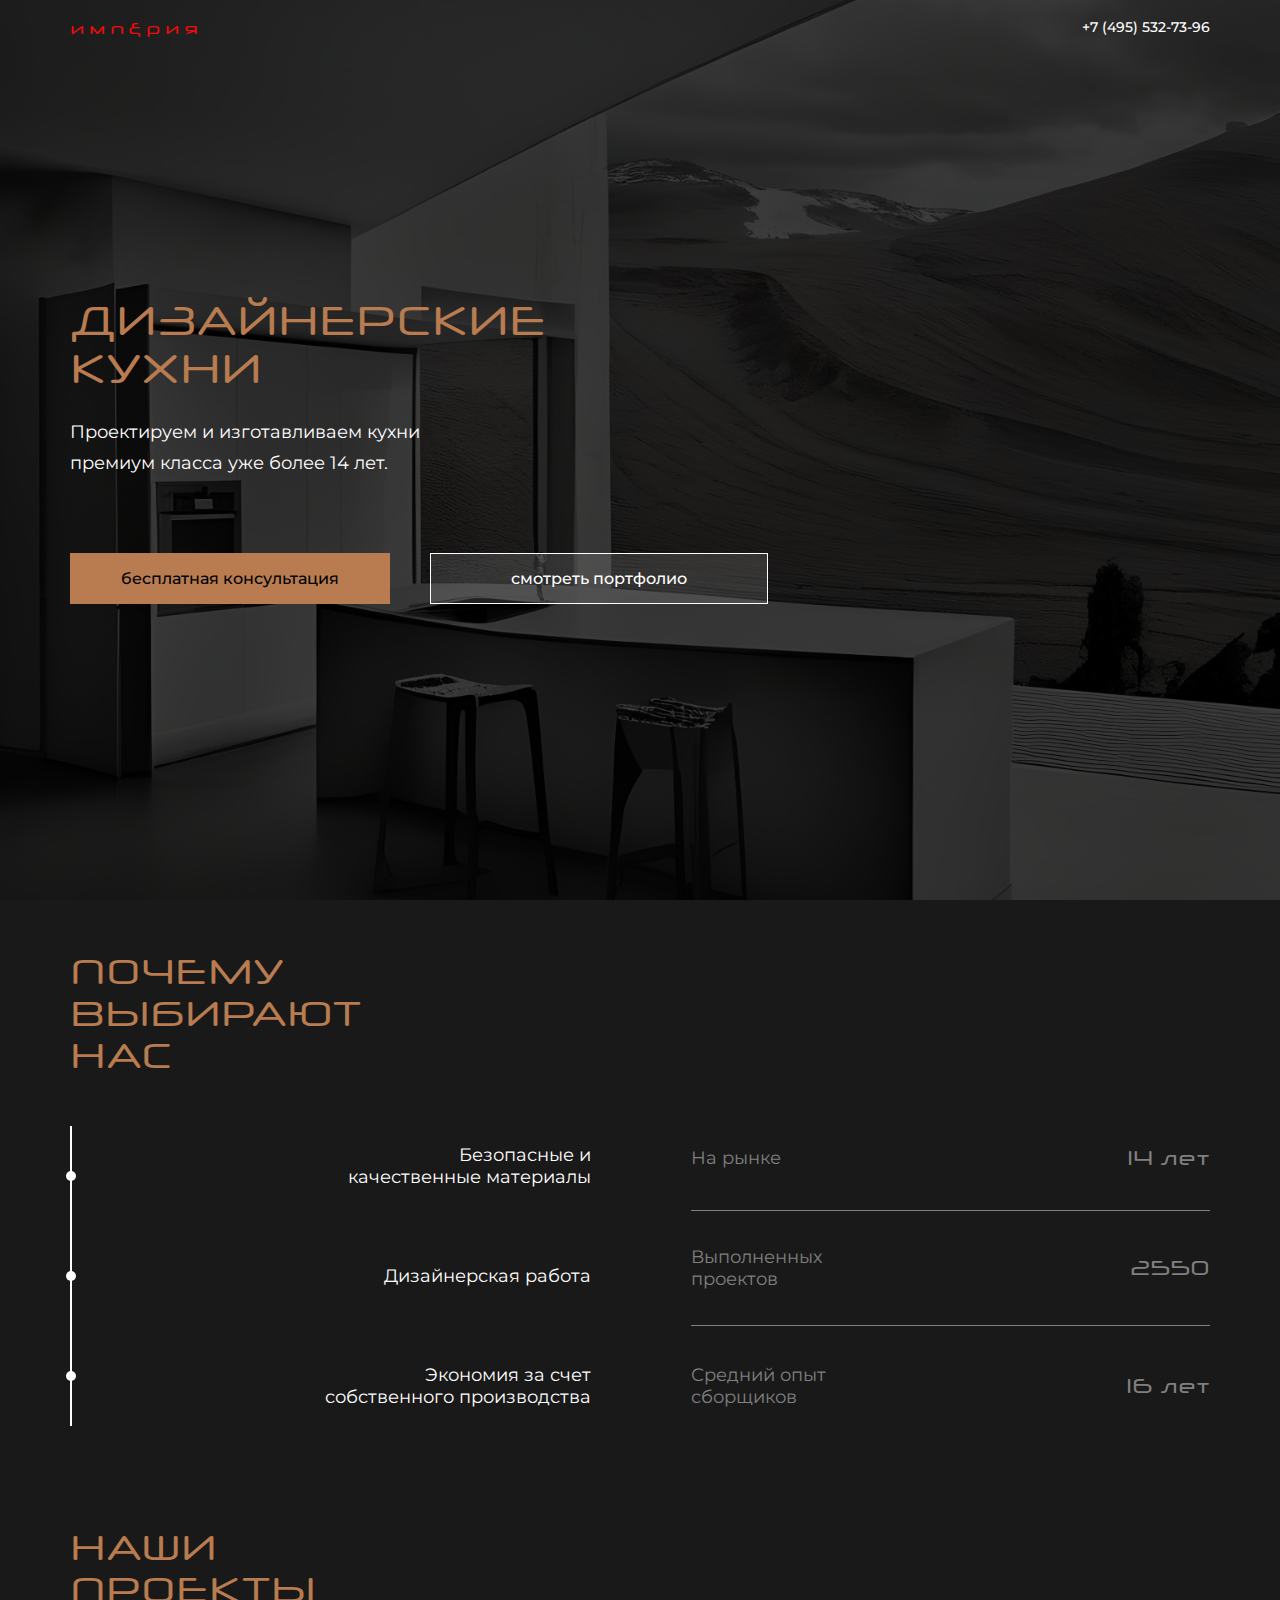
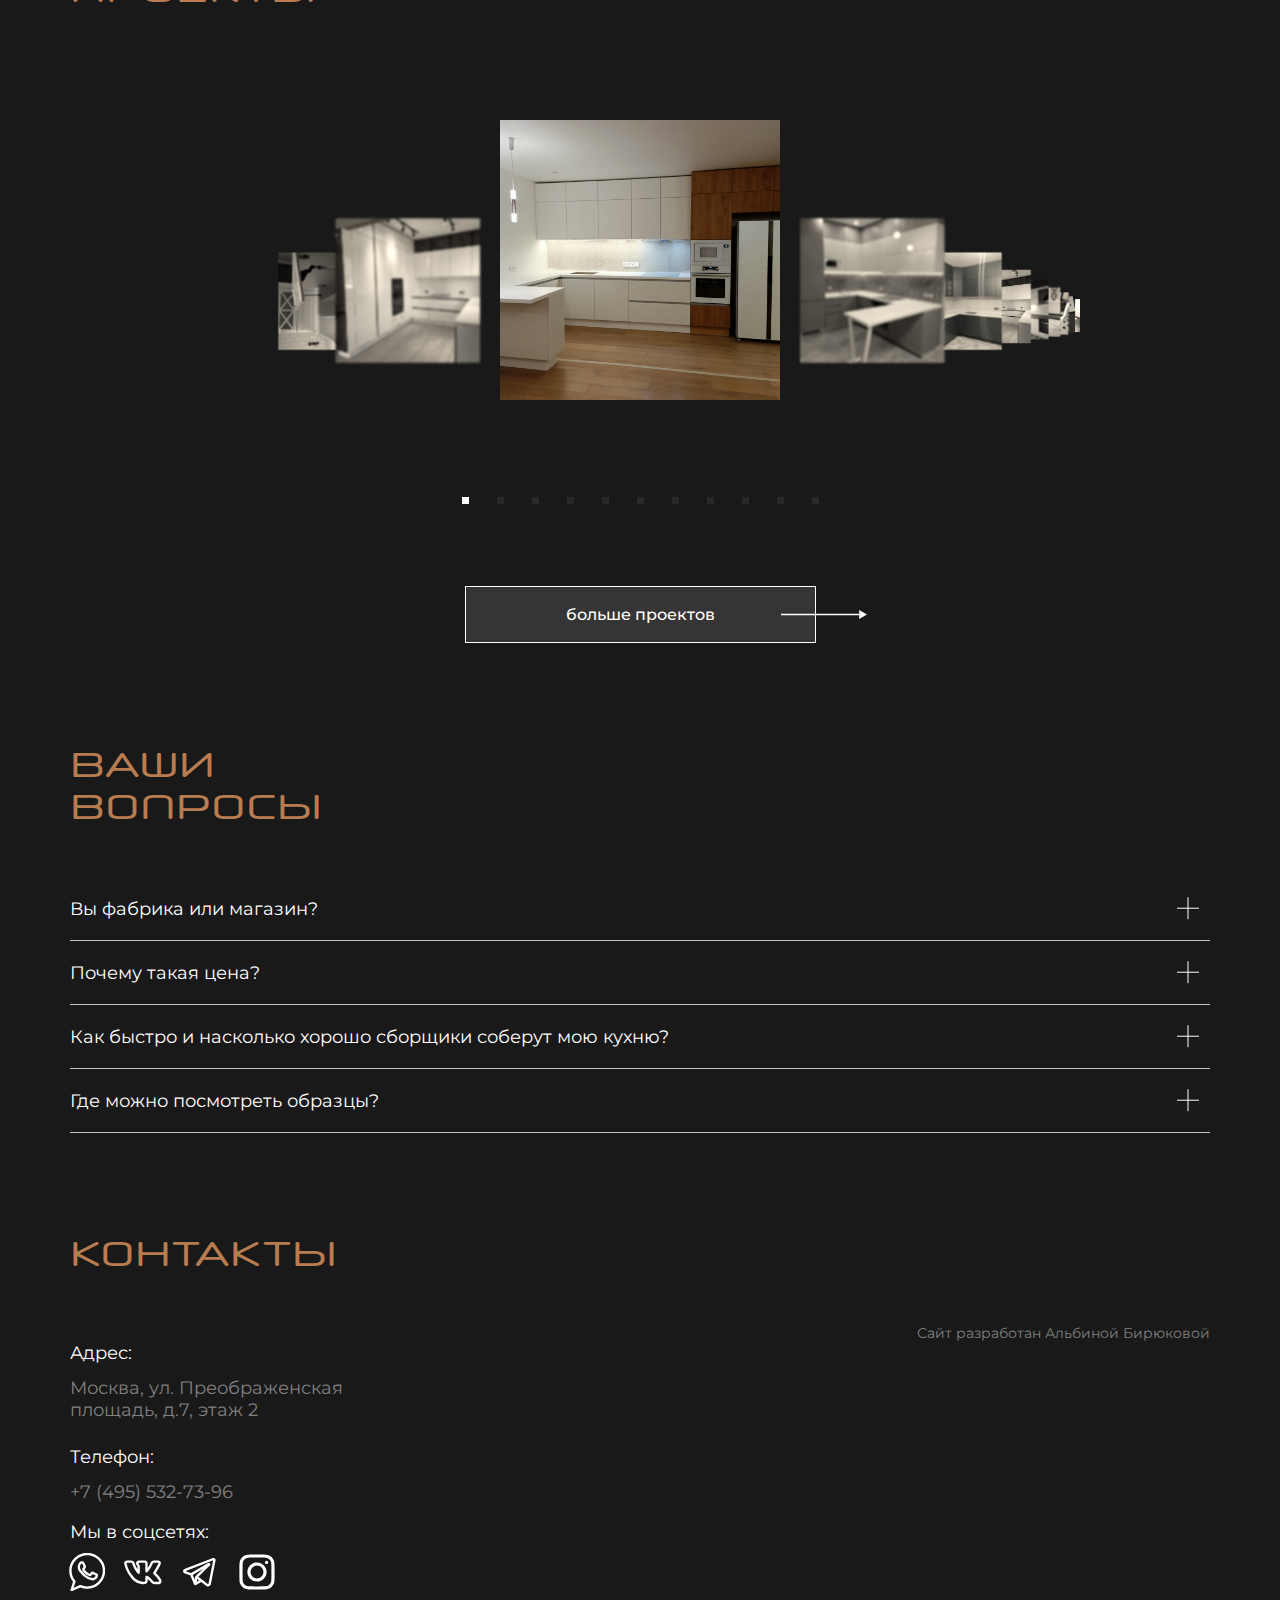
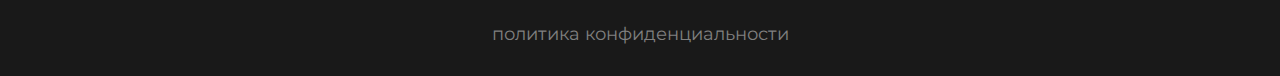
<file: index.html>
<!DOCTYPE html>
<html lang="en">
<head>
    <meta charset="UTF-8">
    <meta name="viewport" content="width=device-width, initial-scale=1.0">
    <link rel="stylesheet" href="https://unpkg.com/swiper/swiper-bundle.min.css" />
    <link rel="stylesheet" href="css/style.css">
    <link href="https://fonts.googleapis.com/css2?family=Montserrat:wght@400;500&display=swap" rel="stylesheet">
    
    <meta name="description" content="Откройте для себя совершенство в дизайне и функциональности с нашими кухнями премиум класса, созданными по индивидуальному заказу. Позвольте своей кухне стать украшением Вашего дома.">
    <meta name="keywords" content="купить кухню, кухни под заказ, кухни в москве, кухни премиум класса, дизайнерские кухни, заказать кухню по фабричной цене">

    <title>Империя | Кухни премиум класса под заказ в Москве</title>
</head>
<body>
    <header class="header">
        <div class="container">
            <div class="header__inner">
                <div class="header__logo">импΞрия</div>
                <a href="tel:+74955327396" class="header__tel">+7 (495) 532-73-96</a>
            </div>
        </div>
    </header>

   <main>
    <section class="intro">
        <div class="container">
            <div class="intro__wrapper">
                <h1 class="intro__title title">дизайнерские<br>кухни</h1> 
                <h3 class="intro__subtitle">Проектируем и изготавливаем кухни<br>премиум класса уже более 14 лет.</h3>
            </div>
            <div class="intro__btn__wrapper">
                <button class="intro__btn-form" id="form-popup-open">бесплатная консультация</button>
                <a href="https://imperiakolorit.clients.site/"><button class="intro__btn-show">смотреть портфолио</button></a>
            </div>
        </div>
    </section>

   <section class="facts">
        <div class="container">
            <h2 class="facts__title">почему<br>выбирают<br>нас</h2>
            
           <div class="facts__block">
            <div class="facts__info-wrapper">
                <div class="facts__info-dots-block">
                    <span class="facts_info-dots"></span>
                    <span class="facts_info-dots"></span>
                    <span class="facts_info-dots"></span>
                </div>
                <div class="facts__info-text-block">
                    <p class="facts__info-text">Безопасные и<br>качественные материалы</p>
                    <p class="facts__info-text">Дизайнерская работа</p>
                    <p class="facts__info-text">Экономия за счет<br>собственного производства</p>
                </div>
            </div> 
            <div class="facts__table-wrapper">
                <div class="facts__table-string">
                    <p class="facts__table-text">На рынке</p>
                    <p class="facts__table-date">14 лет</p>
                </div>
                <div class="facts__table-string">
                    <p class="facts__table-text">Выполненных<br>проектов</p>
                    <p class="facts__table-date">2550</p>
                </div>
                <div class="facts__table-string">
                    <p class="facts__table-text">Средний опыт<br>сборщиков</p>
                    <p class="facts__table-date">16 лет</p>
                </div>
            </div>
           </div>

        </div>
    </section>

    <section class="slider">
        <div class="container">
            <h2 class="slider__title">наши<br>проекты</h2>

            <div class="slider__block">  
            <div class="swiper-container mySwiper">
                
                <div class="swiper-wrapper">
                <div class="swiper-slide"><img src="img/slide1.png" alt=""></div>
                <div class="swiper-slide"><img src="img/slide2.png" alt=""></div>
                <div class="swiper-slide"><img src="img/slide3.png" alt=""></div>
                <div class="swiper-slide"><img src="img/slide4.png" alt=""></div>
                <div class="swiper-slide"><img src="img/slide5.png" alt=""></div>
                <div class="swiper-slide"><img src="img/slide6.png" alt=""></div>
                <div class="swiper-slide"><img src="img/slide7.png" alt=""></div>
                <div class="swiper-slide"><img src="img/slide8.png" alt=""></div>
                <div class="swiper-slide"><img src="img/slide9.png" alt=""></div>
                <div class="swiper-slide"><img src="img/slide10.png" alt=""></div>
                <div class="swiper-slide"><img src="img/slide11.png" alt=""></div>
                </div>
                <div class="swiper-pagination"></div>
            </div>
            <div class="slider__btn-wrapper">
                <a href="https://imperiakolorit.clients.site/"><button href="https://imperiakolorit.clients.site/" target="_blank" class="slider__btn">больше проектов</button></a>
                <img src="img/btn-arrow.svg" alt="" class="slider__btn-arrow">
            </div>
            </div>

           
        </div>
    </section>


    <section class="faq">
        <div class="container">
            <h2 class="faq__title">ваши<br>вопросы</h2>
            <div class="faq__accordion">
                <h4 class="faq__question">Вы фабрика или магазин?</h4>
                <img src="img/faq-cross.svg" alt="" class="faq__cross">
            </div>
            <div class="faq__accordion-content">
                <p>Мы являемся фабрикой, расположенной в Московской области.</p>
            </div> 

            <div class="faq__accordion">
                <h4 class="faq__question">Почему такая цена?</h4>
                <img src="img/faq-cross.svg" alt="" class="faq__cross">
            </div>
            <div class="faq__accordion-content">
                <p>Цена на наши кухни формируется только из стоимости материала, фурнитуры и работы. У нас нет дополнительных расходов на посреднические услуги, известность бренда или гонорары звездам в рекламе. В результате, наши цены ниже, чем у многих салонов в Москве. <br><br>
                    Мы используем только лучшие материалы на рынке. Корпуса изготавливаются из немецкого <strong>лдсп EGGER</strong>, фасады выполнены из испанского пластика <strong>Alvic</strong>, а также итальянских <strong>Arpa и CLIFF</strong>. Фурнитура поставляется от австрийских <strong>Blum, Kessebömer и Hettich</strong>, а ручки предоставляются <strong>итальянскими производителями</strong>. Мы также используем <strong>искусственный камень Hanex</strong>, который производит крупнейшая корейская компания <strong>Hyundai</strong>. Такой выбор материалов обеспечивает безупречное качество мебели и долговечность кухни.<br><br>
                    Мы открыты перед клиентами и признаем, что на рынке можно найти кухни по более низким ценам. Однако следует понимать, что это будет иметь влияние на качество используемых материалов.</p>
            </div> 

            <div class="faq__accordion">
                <h4 class="faq__question">Как быстро и насколько хорошо сборщики соберут мою кухню?</h4>
                <img src="img/faq-cross.svg" alt="" class="faq__cross">
            </div>
            <div class="faq__accordion-content">
                <p>Мы гордимся уровнем профессионализма наших сборщиков. Это русские специалисты, которые всегда проявляют внимание к собственности клиентов, работают аккуратно и находятся в трезвом состоянии. Каждый из них имеет опыт сборки мебели не менее 10 лет и обладает всем необходимым инструментом для выполнения задач.<br><br>
                    Обычно, команда успешно завершает сборку мебели в течение одного дня. В редких случаях может понадобиться немного больше времени, но сборка никогда не занимает более трех дней. Мы ценим Ваше время и делаем все возможное, чтобы обеспечить качественное и быстрое выполнение работы.</p>
            </div>
            
            <div class="faq__accordion">
                <h4 class="faq__question">Где можно посмотреть образцы?</h4>
                <img src="img/faq-cross.svg" alt="" class="faq__cross">
            </div>
            <div class="faq__accordion-content">
                <p>На данный момент действует экспозиция материалов по адресу Москва, Преображенская площадь, д.7, этаж 2 (для посещения шоурума требуется заранее согласовать время приезда).<br><br>
                    Модели кухонь, примеры дизайна и последние проекты можно посмотреть в нашем инстаграме @imperiakolorit</p>
            </div> 

        </div>
    </section>
    
    <footer class="footer">
        <div class="container">
            <h2 class="footer__title">контакты</h2>

            <div class="footer__wrapper">

                <div class="footer__block">

                    <p class="footer__data-title">Адрес:</p>
                    <p class="footer__data-text">Москва, ул. Преображенская площадь, д.7, этаж 2</p>
             

               
                    <p class="footer__data-title">Телефон:</p>
                    <a class="footer__data-text" style="color: #808080; text-decoration: none;">+7 (495) 532-73-96</a>
                

                
                    <p class="footer__data-title">Мы в соцсетях:</p>
                    <div class="footer__media">
                        <a href="https://api.whatsapp.com/send/?phone=74955327396&text=%D0%97%D0%B4%D1%80%D0%B0%D0%B2%D1%81%D1%82%D0%B2%D1%83%D0%B9%D1%82%D0%B5%21+%D0%A5%D0%BE%D1%87%D1%83+%D0%BF%D0%BE%D0%BB%D1%83%D1%87%D0%B8%D1%82%D1%8C+%D0%BA%D0%BE%D0%BD%D1%81%D1%83%D0%BB%D1%8C%D1%82%D0%B0%D1%86%D0%B8%D1%8E+%D0%BF%D0%BE+%D0%BA%D1%83%D1%85%D0%BD%D0%B5+&type=phone_number&app_absent=0" target="_blank"><img src="img/whatsapp.svg" alt="" class="footer__svg"></a>
                        <a href="https://vk.com/kimperi" target="_blank"><img src="img/vk.svg" alt="" class="footer__svg"></a>
                        <a href="https://t.me/imperiakolorit" target="_blank"><img src="img/telegram.svg" alt="" class="footer__svg"></a>
                        <a href="https://www.instagram.com/imperiakolorit/" target="_blank"><img src="img/instagram.svg" alt="" class="footer__svg"></a>
                    </div>

                </div>
                
                <div class="footer__map">
                    <script type="text/javascript" charset="utf-8" async src="https://api-maps.yandex.ru/services/constructor/1.0/js/?um=constructor%3A1618fecf3189da40f74b91b527c54e8d61e712363a9ed700ac569b12d29d64f5&amp;width=100%&amp;height=100%&amp;lang=ru_RU&amp;scroll=true">
                    </script>
                     <a href="https://github.com/Fkz-alya" target="_blank" class="footer__add">Сайт разработан Альбиной Бирюковой</a>

                </div>
               
    
            </div>

            <div class="footer__policy">
                <button class="footer__btn" id="policy-popup-open">политика конфиденциальности</button>
            </div>
            
    
        </div>
    </footer>

    <!-- form popup-->
    <div class="popup" id="form-popup">

        <div class="alert__wrapper" id="alert-wrapper">
            <h4 class="aler__title">Благодарим за отправку!</h4>
            <button class="alert__btn" id="alert-btn">ок</button>
        </div>

        <div class="popup__wrapper">
            <button class="popup__btn" id="form-popup-close">
                <svg xmlns="http://www.w3.org/2000/svg" width="30" height="30" viewBox="0 0 30 30" fill="none">
                    <path d="M16.7678 15L24.6337 7.13372C25.1218 6.64559 25.1218 5.85403 24.6337 5.36622C24.1456 4.87809 23.3543 4.87809 22.8662 5.36622L15 13.2322L7.13403 5.36622C6.6459 4.87809 5.85434 4.87809 5.36622 5.36622C4.87809 5.85434 4.87809 6.6459 5.36622 7.13372L13.2325 15L5.36622 22.8662C4.87809 23.3543 4.87809 24.1459 5.36622 24.6337C5.61028 24.8778 5.93028 25 6.24997 25C6.56965 25 6.88997 24.8778 7.13403 24.6337L15 16.7678L22.8662 24.6337C23.1103 24.8778 23.4303 25 23.75 25C24.0697 25 24.39 24.8778 24.6337 24.6337C25.1218 24.1456 25.1218 23.354 24.6337 22.8662L16.7678 15Z" fill="white"/>
                </svg>

            </button>
            <form class="form" method="post" sautocomplete="on">
                <!-- Hidden Required Fields Zakaz@kupit-kuhnu.ru-->
                <input type="hidden" name="project_name" value="Империя Колорит">
                <input type="hidden" name="admin_email" value="Zakaz@kupit-kuhnu.ru">
                <input type="hidden" name="form_subject" value="Форма обратной связи">
                 <!-- END Hidden Required Fields -->
                 
                <legend class="form__title">Форма<br>обратной<br>связи</legend>
                <input type="text" name="Имя" placeholder="имя" required tabindex="1" class="form__input">
                <input type="tel" name="Телефон" placeholder="номер телефона" required tabindex="2" class="form__input">
                <button type="submit" class="form__btn" id="form-popup-send">отправить</button>
            
            </form>
        </div>

    </div>

   
    <!-- Policy popup-->
    <div class="popup" id="policy-popup">
        <div class="popup__wrapper">
            
            <button class="popup__btn" id="policy-popup-close">
                <svg xmlns="http://www.w3.org/2000/svg" width="30" height="30" viewBox="0 0 30 30" fill="none">
                    <path d="M16.7678 15L24.6337 7.13372C25.1218 6.64559 25.1218 5.85403 24.6337 5.36622C24.1456 4.87809 23.3543 4.87809 22.8662 5.36622L15 13.2322L7.13403 5.36622C6.6459 4.87809 5.85434 4.87809 5.36622 5.36622C4.87809 5.85434 4.87809 6.6459 5.36622 7.13372L13.2325 15L5.36622 22.8662C4.87809 23.3543 4.87809 24.1459 5.36622 24.6337C5.61028 24.8778 5.93028 25 6.24997 25C6.56965 25 6.88997 24.8778 7.13403 24.6337L15 16.7678L22.8662 24.6337C23.1103 24.8778 23.4303 25 23.75 25C24.0697 25 24.39 24.8778 24.6337 24.6337C25.1218 24.1456 25.1218 23.354 24.6337 22.8662L16.7678 15Z" fill="white"/>
                </svg>
            </button>
            <h3 class="popup__title">Политика в отношении обработки персональных данных</h3>
                <br>
                <h4>1. Общие положения</h4>
                <p>Настоящая политика обработки персональных данных составлена в соответствии с требованиями Федерального закона от 27.07.2006. №152-ФЗ «О персональных данных» и определяет порядок обработки персональных данных и меры по обеспечению безопасности персональных данных, предпринимаемые ООО "Ардейл" (Кухни Империя-Колорит) (далее – Оператор).</p>
                <p>1.1. Оператор ставит своей важнейшей целью и условием осуществления своей деятельности соблюдение прав и свобод человека и гражданина при обработке его персональных данных, в том числе защиты прав на неприкосновенность частной жизни, личную и семейную тайну.</p>
                <p>1.2. Настоящая политика Оператора в отношении обработки персональных данных (далее – Политика) применяется ко всей информации, которую Оператор может получить о посетителях веб-сайта <a href="http://kupit-kuhnu.ru/">http://kupit-kuhnu.ru/</a>. </p>
                <br>
                <h4>2. Основные понятия, используемые в Политике</h4>
                <p>2.1. Автоматизированная обработка персональных данных – обработка персональных данных с помощью средств вычислительной техники;</p>
                <p>2.2. Блокирование персональных данных – временное прекращение обработки персональных данных (за исключением случаев, если обработка необходима для уточнения персональных данных);</p>
                <p>2.3. Веб-сайт – совокупность графических и информационных материалов, а также программ для ЭВМ и баз данных, обеспечивающих их доступность в сети интернет по сетевому адресу <a href="http://kupit-kuhnu.ru/">http://kupit-kuhnu.ru/</a>;</p>
                <p>2.4. Информационная система персональных данных — совокупность содержащихся в базах данных персональных данных, и обеспечивающих их обработку информационных технологий и технических средств;</p>
                <p>2.5. Обезличивание персональных данных — действия, в результате которых невозможно определить без использования дополнительной информации принадлежность персональных данных конкретному Пользователю или иному субъекту персональных данных;                </p>
                <p>2.6. Обработка персональных данных – любое действие (операция) или совокупность действий (операций), совершаемых с использованием средств автоматизации или без использования таких средств с персональными данными, включая сбор, запись, систематизацию, накопление, хранение, уточнение (обновление, изменение), извлечение, использование, передачу (распространение, предоставление, доступ), обезличивание, блокирование, удаление, уничтожение персональных данных;</p>
                <p>2.7. Оператор – государственный орган, муниципальный орган, юридическое или физическое лицо, самостоятельно или совместно с другими лицами организующие и (или) осуществляющие обработку персональных данных, а также определяющие цели обработки персональных данных, состав персональных данных, подлежащих обработке, действия (операции), совершаемые с персональными данными;</p>
                <p>2.8. Персональные данные – любая информация, относящаяся прямо или косвенно к определенному или определяемому Пользователю веб-сайта <a href="http://kupit-kuhnu.ru/">http://kupit-kuhnu.ru/</a>;</p>
                <p>2.9. Пользователь – любой посетитель веб-сайта <a href="http://kupit-kuhnu.ru/">http://kupit-kuhnu.ru/</a>;</p>
                <p>2.10. Предоставление персональных данных – действия, направленные на раскрытие персональных данных определенному лицу или определенному кругу лиц;</p>
                <p>2.11. Распространение персональных данных – любые действия, направленные на раскрытие персональных данных неопределенному кругу лиц (передача персональных данных) или на ознакомление с персональными данными неограниченного круга лиц, в том числе обнародование персональных данных в средствах массовой информации, размещение в информационно-телекоммуникационных сетях или предоставление доступа к персональным данным каким-либо иным способом;</p>
                <p>2.12. Трансграничная передача персональных данных – передача персональных данных на территорию иностранного государства органу власти иностранного государства, иностранному физическому или иностранному юридическому лицу;</p>
                <p>2.13. Уничтожение персональных данных – любые действия, в результате которых персональные данные уничтожаются безвозвратно с невозможностью дальнейшего восстановления содержания персональных данных в информационной системе персональных данных и (или) уничтожаются материальные носители персональных данных.</p>
                <br>
                <h4>3. Оператор может обрабатывать следующие персональные данные Пользователя</h4>
                <p>3.1. Фамилия, имя, отчество;</p>
                <p>3.2. Электронный адрес;</p>
                <p>3.3. Номера телефонов;</p>
                <p>3.4. Также на сайте происходит сбор и обработка обезличенных данных о посетителях (в т.ч. файлов «cookie») с помощью сервисов интернет-статистики (Яндекс Метрика и Гугл Аналитика и других).</p>
                <p>3.5. Вышеперечисленные данные далее по тексту Политики объединены общим понятием Персональные данные.</p>
                <br>
                <h4>4. Цели обработки персональных данных</h4>
                <p>4.1. Цель обработки персональных данных Пользователя — заключение, исполнение и прекращение гражданско-правовых договоров.</p>
                <p>4.2. Также Оператор имеет право направлять Пользователю уведомления о новых продуктах и услугах, специальных предложениях и различных событиях. Пользователь всегда может отказаться от получения информационных сообщений, направив Оператору письмо на адрес электронной почты info@k-imperia.ru с пометкой «Отказ от уведомлений о новых продуктах и услугах и специальных предложениях».</p>
                <p>4.3. Обезличенные данные Пользователей, собираемые с помощью сервисов интернет-статистики, служат для сбора информации о действиях Пользователей на сайте, улучшения качества сайта и его содержания.</p>
                <br>
                <h4>5. Правовые основания обработки персональных данных</h4>
                <p>5.1. Оператор обрабатывает персональные данные Пользователя только в случае их заполнения и/или отправки Пользователем самостоятельно через специальные формы, расположенные на сайте <a href="http://kupit-kuhnu.ru/">http://kupit-kuhnu.ru/</a>. Заполняя соответствующие формы и/или отправляя свои персональные данные Оператору, Пользователь выражает свое согласие с данной Политикой.</p>
                <p>5.2. Оператор обрабатывает обезличенные данные о Пользователе в случае, если это разрешено в настройках браузера Пользователя (включено сохранение файлов «cookie» и использование технологии JavaScript). </p>
                <br>
                <h4>6. Порядок сбора, хранения, передачи и других видов обработки персональных данных</h4>
                <p>Безопасность персональных данных, которые обрабатываются Оператором, обеспечивается путем реализации правовых, организационных и технических мер, необходимых для выполнения в полном объеме требований действующего законодательства в области защиты персональных данных.</p>
                <p>6.1. Оператор обеспечивает сохранность персональных данных и принимает все возможные меры, исключающие доступ к персональным данным неуполномоченных лиц.</p>
                <p>6.2. Персональные данные Пользователя никогда, ни при каких условиях не будут переданы третьим лицам, за исключением случаев, связанных с исполнением действующего законодательства.</p>
                <p>6.3. В случае выявления неточностей в персональных данных, Пользователь может актуализировать их самостоятельно, путем направления Оператору уведомление на адрес электронной почты Оператора info@k-imperia.ru с пометкой «Актуализация персональных данных».</p>
                <p>6.4. Срок обработки персональных данных является неограниченным. Пользователь может в любой момент отозвать свое согласие на обработку персональных данных, направив Оператору уведомление посредством электронной почты на электронный адрес Оператора info@k-imperia.ru с пометкой «Отзыв согласия на обработку персональных данных». </p>
                <br>
                <h4>7. Трансграничная передача персональных данных</h4>
                <p>7.1. Оператор до начала осуществления трансграничной передачи персональных данных обязан убедиться в том, что иностранным государством, на территорию которого предполагается осуществлять передачу персональных данных, обеспечивается надежная защита прав субъектов персональных данных.</p>
                <p>7.2. Трансграничная передача персональных данных на территории иностранных государств, не отвечающих вышеуказанным требованиям, может осуществляться только в случае наличия согласия в письменной форме субъекта персональных данных на трансграничную передачу его персональных данных и/или исполнения договора, стороной которого является субъект персональных данных.</p>
                <br>
                <h4>8. Заключительные положения</h4>
                <p>8.1. Пользователь может получить любые разъяснения по интересующим вопросам, касающимся обработки его персональных данных, обратившись к Оператору с помощью электронной почты info@k-imperia.ru.</p>
                <p>8.2. В данном документе будут отражены любые изменения политики обработки персональных данных Оператором. Политика действует бессрочно до замены ее новой версией.</p>
                <p>8.3. Актуальная версия Политики в свободном доступе расположена в сети Интернет по адресу <a href="http://kupit-kuhnu.ru/">http://kupit-kuhnu.ru/</a>.</p>
                   
            
        </div>
    </div>

   </main>
   <script src="https://unpkg.com/swiper/swiper-bundle.min.js"></script>
   <script src="js/slider.js"></script>
   <script src="js/accordion.js"></script>
   <script src="js/popup.js"></script>
   <script src="https://ajax.googleapis.com/ajax/libs/jquery/3.7.0/jquery.min.js"></script>
   <script src="js/mail.js"></script>
</body>
</html>
</file>
<file: css/style.css>
@font-face {
    font-family: 'Neuropol';
    src: url('../fonts/NeuropolXRg-Regular.eot');
    src: url('../fonts/NeuropolXRg-Regular.eot?#iefix') format('embedded-opentype'),
        url('../fonts/NeuropolXRg-Regular.woff2') format('woff2'),
        url('../fonts/NeuropolXRg-Regular.woff') format('woff'),
        url('../fonts/NeuropolXRg-Regular.ttf') format('truetype'),
        url('../fonts/NeuropolXRg-Regular.svg#NeuropolXRg-Regular') format('svg');
    font-weight: normal;
    font-style: normal;
    font-display: swap;
}

*, 
*::before, 
*::after {
    box-sizing: border-box;
}


h1, h2, h3, h4, h5, h6 {
    margin: 0;
}

body {
    min-width: 320px;
    font-family: 'Montserrat', sans-serif;
    background: #191919;

    margin: 0;
    padding: 0;
}

/* ==== HEADER ==== */
.header {
    width: 100%;

    position: absolute;
    top: 0;
    left: 0;
    z-index: 1000;

    padding-top: 18px;

}
.header__inner {
    display: flex;
    justify-content: space-between;

    vertical-align: middle;
}

.header__logo {
    color: #F00B0B;
    font-size: 14px;
    font-family: 'Neuropol', sans-serif;
    letter-spacing: 4.76px;
    text-transform: lowercase;

    display: inline-block;
}
.header__tel {
    font-family: 'Montserrat', sans-serif;
    font-size: 12px;
    font-weight: 500;
    color: #fff;
    text-decoration: none;

    display: inline-block;
}

@media (min-width: 640px) {
    .header__logo {
        font-size: 16px;
    }
    .header__tel {
        font-size: 14px;
    }
}

@media (min-width: 1440px) {
    .header__logo {
        font-size: 20px;
    }
    .header__tel {
        font-size: 18px;
    }
}
/*==== CONTAINER ====*/

.container {
    width: 100%;
    padding: 0 10px;
    margin: 0 auto;

    z-index: 10;
}

@media (min-width: 425px) {
    .container {
        padding: 0 20px;
    }
}

@media (min-width: 640px) {
    .container {
        padding: 0 30px;
    }
}

@media (min-width: 768px) {
    .container {
        padding: 0 30px;
    }
}
@media (min-width: 1024px) {
    .container {
        max-width: 1200px;
    }
}
@media (min-width: 1440px) {
    .container {
        max-width: 1320px;
    }
}


/*==== INTRO ====*/

.intro {
    width: 100%;
    height: 100vh;
    position: relative;

    display: flex;
    flex-direction: column;
    justify-content: center;
    align-items: center;

    background: url(../img/bg.jpeg) no-repeat center / cover;
    z-index: 0;
}
.intro::after {
    content: '';
    display: block;
    width: 100%;
    height: 100%;
    background-color: #000;
    opacity: 75%;

    position: absolute;
    z-index: 1;
}

.intro__wrapper {
    width: 100%;

}

.intro__title {
    font-family: 'Neuropol', sans-serif;
    color: #B87C50;
    font-size: 25px;
    font-weight: 400;
    text-transform: uppercase;

    margin-bottom: 12px;
}


.intro__subtitle {
    color: #FFF;
    font-family: Montserrat, sans-serif;
    font-size: 14px;
    font-weight: 400;
    line-height: 170.5%;
    margin-bottom: 55px;
}

.intro__btn__wrapper {
    max-height: 100px;
    
    display: inline-flex;
    flex-direction: column;
    gap: 20px 40px;
}

.intro__btn-form {
    padding: 11px 24px;

    color: #000;
    background-color: #B87C50;
    border: solid 1px #B87C50;

    text-align: center;
    font-family: Montserrat, sans-serif;
    font-size: 14px;
    font-weight: 500;

    
    transition: color .3s, background-color .3s, border .3s;
}


.intro__btn-show {
    padding: 11px 42px;

    color: #fff;
    background-color: rgba(227, 227, 227, 0.14);
    border: solid 1px #fff;

    text-align: center;
    font-family: Montserrat, sans-serif;
    font-size: 14px;
    font-weight: 500;

    transition: background-color .3s;
}
 

@media(pointer: fine) {
    .intro__btn-form:hover {
        background-color: #996642;
        border: solid 1px #996642;
        color: #fff;
    }

    .intro__btn-show:hover {
        background-color: rgba(227, 227, 227, 0.321);
    }
}

@media(pointer: coarse) {
    .intro__btn-form:active {
        background-color: #996642;
        border: solid 1px #996642;
        color: #fff;
    }

    .intro__btn-show:active {
        background-color: rgba(227, 227, 227, 0.321);;
    }
}

@media (min-width: 640px) {
    .intro__title {
        font-size: 28px;
        margin-bottom: 20px;
    }

    .intro__subtitle {
        font-size: 18px;
        margin-bottom: 75px;
    }

    .intro__btn__wrapper {
        flex-direction: row;
    }

    .intro__btn-form, .intro__btn-show {
        font-size: 16px;
    }
    
}

@media (min-width: 1024px) {
    .intro__title {
        font-size: 40px;
        margin-bottom: 25px
    }

    .intro__btn-form {
        padding: 15px 50px;
    }

    .intro__btn-show {
        padding: 15px 80px
    }
}

@media (min-width: 1440px) {
    .intro__title {
        font-size: 50px;
        margin-bottom: 25px
    }

    .intro__subtitle {
        font-size: 25px;
        margin-bottom: 75px;
    }

    .intro__btn-form, .intro__btn-show {
        font-size: 20px;
    }
}

/*==== FACTS ====*/

.facts {
    width: 100%;
    padding: 40px 0;
}

.facts__title {
    font-family: 'Neuropol', sans-serif;
    color: #B87C50;
    font-size: 25px;
    font-weight: 400;
    text-transform: uppercase;

    margin-bottom: 30px;
}

.facts__block {
    display: flex;
    flex-direction: column;
    gap: 50px 0px;
}

.facts__info-wrapper {
    display: flex;
    justify-content: flex-end;
    align-items: center;
    min-width: 40%;
    width: 100%;

    border-left: 2px solid #fff;

    position: relative;
}

.facts__info-dots-block {
    height: 100%;
    display: flex;
    flex-direction: column;
    justify-content: space-around;

    position: absolute;
    top: 0;
    left: -4.3px;
}


.facts_info-dots {
    width: 8px;
    height: 8px;
    border-radius: 50%;
    background-color: #fff;
}


.facts__info-text-block {
    display: flex;
    flex-direction: column;
    justify-content: space-between;

    height: 100%;
    min-height: 200px;
}

.facts__info-text {
    color: #FFF;
    font-family: Montserrat, sans-serif;
    font-size: 14px;
    font-weight: 400;
    text-align: right;
}

.facts__table-wrapper {
    display: flex;
    flex-direction: column;
    justify-content: space-between;

    height: 100%;
    width: 100%;
    min-height: 200px;
}

.facts__table-string {
   display: flex;
   justify-content: space-between;
   align-items: center;
}

.facts__table-string:nth-child(2) {
    padding: 1px 0;
    border-bottom: 1px solid #808080;
    border-top: 1px solid #808080;
    
}

.facts__table-text {
    color: #808080;
    font-family: Montserrat, sans-serif;
    font-size: 14px;
    font-weight: 400;
}

.facts__table-date {
    font-family: 'Neuropol', sans-serif;
    color: #808080;
    font-size: 17px;
    font-weight: 400;
    text-align: right;
}

@media(min-width: 520px) {
    .facts__block {
    flex-direction: row;
    margin: 0 auto;
    gap: 0px 30px;
    justify-content: space-between;
}


}

@media (min-width: 640px) {
    .facts__title {
        font-size: 28px;
        margin-bottom: 50px;
    }

    .facts__info-text {
        font-size: 18px;

    }
    .facts__table-text {
        font-size: 18px;
    }
    
    .facts__table-date{
        font-size: 20px;
    }
}

@media(min-width: 768px) {
    .facts {
        padding: 50px 0;
    }
    .facts__block {
        gap: 0px 100px;
    }
}

@media (min-width: 1024px) {
    .facts__title {
        font-size: 35px;
    }
    
    .facts__info-wrapper {
        border-left: 2px solid #fff;
    }

    .facts__info-text-block {
        min-height: 300px;
    }

    .facts__info-dots-block {
        left: -6px;
    }

    .facts_info-dots {
        width: 10px;
        height: 10px;
    }
    

    .facts__table-wrapper {
        min-height: 300px;
    }

    .facts__table-string:nth-child(2) {
        padding: 17px 0;
    }
}

@media (min-width: 1440px) {
    .facts__title {
        font-size: 50px;
    }

    .facts__info-text, .facts__table-text {
        font-size: 25px;
    }

    .facts__table-date {
        font-size: 28px;
    }
}

/*==== SLIDER ====*/

.slider {
    width: 100%;
    padding: 40px 0;
}

.slider__title {
    font-family: 'Neuropol', sans-serif;
    color: #B87C50;
    font-size: 25px;
    font-weight: 400;
    text-transform: uppercase;

    margin-bottom: 20px;
}

.slider__block {
    /* position: relative; */
    width: 100%;
    overflow: hidden;
    
    display: flex;
    flex-direction: column;
    justify-content: center;
    align-items: center;
}

.swiper-container {
    width: 100%;
    padding-bottom: 70px;
  }
 
.swiper-wrapper {
    margin-bottom: 17px;
}

.swiper-slide {
    background-position: center;
    background-size: cover;
    width: 280px;
    max-width: 400px;

    filter: blur(2px) grayscale(90%) sepia(0.3);
  }

.swiper-slide img {
    display: block;
    width: 100%;
    transform: scale(0.7);
  }

.swiper-3d .swiper-slide-shadow-left,
.swiper-3d .swiper-slide-shadow-right {
    background-image: none;
}

.swiper-slide-active {
    filter: none;
}

.swiper-pagination-bullet {
    width: var(--swiper-pagination-bullet-width,var(--swiper-pagination-bullet-size,5px));
    height: var(--swiper-pagination-bullet-height,var(--swiper-pagination-bullet-size,5px));
    border-radius: var(--swiper-pagination-bullet-border-radius, 0);
    background: #666666;
}
.swiper-pagination-bullet-active {
    background: #fff;
}

.swiper-horizontal>.swiper-pagination-bullets .swiper-pagination-bullet, .swiper-pagination-horizontal.swiper-pagination-bullets .swiper-pagination-bullet {
    margin: 0 var(--swiper-pagination-bullet-horizontal-gap,9px);
}

.swiper-horizontal>.swiper-pagination-bullets, .swiper-pagination-bullets.swiper-pagination-horizontal, .swiper-pagination-custom, .swiper-pagination-fraction {
   position: relative;
}

.slider__btn-wrapper {
    position: relative;
}

.slider__btn {
    text-decoration: none;

    padding: 9px 25px;

    background-color: rgba(227, 227, 227, 0.14);
    border: solid 1px #fff;

    color: #fff;
    text-align: center;
    font-family: Montserrat, sans-serif;
    font-size: 14px;
    font-weight: 500;

    transition: background-color .3s;
}

@media(pointer: fine) {
    .slider__btn:hover {
        background-color: rgba(227, 227, 227, 0.321);
    }
}

@media(pointer: coarse) {
    .slider__btn:active {
        background-color: rgba(227, 227, 227, 0.321);;
    }
}


.slider__btn-arrow {
    position: absolute;
    top: 0;
    bottom: 0;
    right: -20%;
    margin-top: auto;
    margin-bottom: auto;
}

@media (min-width: 640px) {
    .slider__title {
        font-size: 28px;
        margin-bottom: 50px;
    }

    .slider__btn {
        font-size: 16px;
    }
}

@media(min-width: 768px) {
    .slider {
        padding: 50px 0;
    }
}

@media (min-width: 1024px) {
    .slider__title {
        font-size: 35px;
    }

    .swiper-wrapper {
        margin-bottom: 37px;
    }

    .swiper-slide {
        width: auto;
    }

    .slider__btn {
        padding: 18px 100px;
    }

    .slider__btn-arrow {
        right: -10%;
        transform: scale(1.6);
    }

    .swiper-pagination-bullet {
        width: var(--swiper-pagination-bullet-width,var(--swiper-pagination-bullet-size,7px));
        height: var(--swiper-pagination-bullet-height,var(--swiper-pagination-bullet-size,7px));
    }

    .swiper-horizontal>.swiper-pagination-bullets .swiper-pagination-bullet, .swiper-pagination-horizontal.swiper-pagination-bullets .swiper-pagination-bullet {
        margin: 0 var(--swiper-pagination-bullet-horizontal-gap,14px);
    }

}

@media (min-width: 1440px) {
    .slider__title {
        font-size: 50px;
    }
    .slider__btn{
        font-size: 20px;
    }
}

/*==== FAQ ====*/

.faq {
    width: 100%;
    padding: 40px 0;
}

.faq__title {
    font-family: 'Neuropol', sans-serif;
    color: #B87C50;
    font-size: 25px;
    font-weight: 400;
    text-transform: uppercase;

    margin-bottom: 20px;
}


.faq__accordion {
    display: flex;
    justify-content: space-between;
    align-items: center;
    padding: 10px 0;

    cursor:pointer;

    transition: background .3s;

    box-shadow: 0 1px #C2C2C2;
}

.faq__accordion:not(:first-of-type) {
    margin-top: 1px;
    box-shadow: 0 1px #C2C2C2,
     0 -1px #C2C2C2;
}


.faq__question{
    color: #FFF;
    font-family: Montserrat, sans-serif;
    font-size: 14px;
    font-weight: normal;
    text-decoration: none;
}

.faq__cross {
    transform: rotate(0deg);
    transition: transform .3s;
}


.faq__accordion-content {
    color: #E3E3E3;
    font-family: Montserrat, sans-serif;
    font-size: 14px;
    font-weight: 400;

    margin: 0px;
    max-height: 0px;
    overflow: hidden;
    transition: max-height .3s ease-in-out;
}


@media (min-width: 640px) {
    .faq__title {
        font-size: 28px;
        margin-bottom: 50px;
    }

    .faq__question, .faq__accordion-content {
        font-size: 18px;

    }
}

@media(min-width: 768px) {
    .faq {
        padding: 50px 0;
    }
}

@media (min-width: 1024px) {
    .faq__title {
        font-size: 35px;
    }
}

@media (min-width: 1440px) {
    .faq__title {
        font-size: 50px;
    }

    .faq__question, .faq__accordion-content {
        font-size: 25px;
    }

}

/*==== FOOTER ====*/

.footer {
    width: 100%;
    padding: 40px 0 20px 0;
}

.footer__title {
    font-family: 'Neuropol', sans-serif;
    color: #B87C50;
    font-size: 25px;
    font-weight: 400;
    text-transform: uppercase;

    margin-bottom: 20px;
}

.footer__wrapper {
    display: flex;
    flex-direction: column;
    justify-content: center;
    gap: 45px 25px;

    margin-bottom: 30px;  
}

.footer__data-title {
    color: #FFF;
    font-family: Montserrat, sans-serif;
    font-size: 14px;

    margin-bottom: 10px;
}

 
.footer__data-text {
    color: #808080;
    font-family: Montserrat, sans-serif;
    font-size: 14px;
    font-weight: 400;
    margin: 0;
    text-decoration: none;
    
    margin-bottom: 25px;
}

.footer__media {
    display: flex;
    column-gap: 15px;
}

.footer__map {
    display: flex;
    flex-direction: column;
    justify-content: space-between;
    width: 100%;
    min-width: 30vw;
    max-height: 100%;
    margin: 0 auto;
    text-align: right;
}

.footer__add {
    color: #808080;
    font-family: Montserrat, sans-serif;
    font-size: 14px;
    font-weight: 400;
    text-decoration: none;

    transition: color .3s;
}

@media(pointer:fine) {
    .footer__add:hover {
        color: #fff;
    }

    .footer__add:active {
        color: #fff;
    }
}

@media(pointer: coarse) {
    .footer__add:hover {
        color: #fff;
    }
}

.footer__policy {
    width: 100%;
    max-height: 50px;
    text-align: center;

}

.footer__btn {
    border: none;
    background: transparent;
    color: #808080;
    font-family: Montserrat, sans-serif;
    font-size: 14px;
    font-weight: 400;

    transition: color .3s;
}

@media(pointer: fine) {
    .footer__btn:hover {
        color: #FFF;
    }
}

@media(pointer: coarse) {
    .footer__btn:active {
        color: #FFF;
    }
}

@media (min-width: 640px) {
    .footer__title {
        font-size: 28px;
        margin-bottom: 50px;
    }

    .footer__data-title, .footer__data-text, .footer__btn {
        font-size: 18px;

    }
}

@media(min-width: 768px) {
    .footer {
        padding: 50px 0 30px 0;
    }

    .footer__wrapper {
        flex-direction: row;
    }
}

@media (min-width: 1024px) {
    .footer__title {
        font-size: 35px;
    }
    .footer__data-title {
        margin-bottom: 13px;
    }
    .footer__media {
        column-gap: 25px;
    }
    .footer__svg {
        transform: scale(1.2);
    }
}

@media (min-width: 1440px) {
    .footer {
        padding: 50px 0 40px 0;
    }
    .footer__title {
        font-size: 50px;
    }

    .footer__wrapper {
        margin-bottom: 50px;  
    }
    
    .footer__data-title, .footer__data-text, .footer__btn {
        font-size: 25px;
    }

    .footer__add {
        font-size: 20px;
    }
}



/*==== POP-UP ====*/

.popup {
    position: fixed;
    top: 0;
    left: 0;
    width: 100%;
    height: 100%;
    z-index: 999999;
    background-color: rgba(0, 0, 0, 0.5);
    
    display: grid;
    align-items: start;
    justify-items: center;
    
    overflow-y: auto;
   
    opacity: 0;
    visibility: hidden;

    transition: opacity .3s, visibility .3s;
}
.alert__wrapper {
    max-width: 400px;
    min-width: 250px;
    background-color: #2a2a2a;
    border: 2px solid #666666;
    padding: 10px 15px;
    margin: 10px 30px;
   
    position: relative;
    text-align: center;

    transform: scale(0);
    transition: transform .6s;
}

.aler__title {
    font-family: Montserrat, sans-serif;
    color: #fff;
    font-size: 14px;
    font-weight: 400;
    margin-bottom: 12px;
}

.alert__btn {
    border: none;
    width: 60px;
    height: 20px;
    font-family: Montserrat, sans-serif;
    color: #000;
    font-size: 14px;
    font-weight: 400;
}

.popup.open .alert__wrapper.appear {
    transform: scale(1);
}

.popup__wrapper {
    max-width: 800px;
    min-width: 250px;
    margin: 40px 30px;
    padding: 30px 10px;
    background-color: #574F49;
    position: relative;


    transform: scale(0);
    transition: transform .6s;
}


.popup__btn {
    position: absolute;
    top: 1px;
    right: 1px;

    border: none;
    background-color: transparent;
    cursor: pointer;
}

.popup__btn svg path {
    fill: rgba(255, 255, 255, 0.64);
    transition: fill .3s;
}

@media(pointer:fine) {
    .popup__btn:hover svg path {
        fill: #fff;
    }

    .popup__btn:active svg path {
        fill: #fff;
    }
}

@media(pointer: coarse) {
    .popup__btn:active svg path {
        fill: #fff;
    }
}


.popup__title {
    font-family: 'Neuropol', sans-serif;
    color: #fff;
    font-size: 20px;
    font-weight: 400;
    font-style: normal;
    text-transform: uppercase;

    margin-bottom: 30px;
}
.popup__wrapper > h4 {
     font-family: 'Neuropol', sans-serif;
    color: #fff;
    font-size: 18px;
    font-weight: 400;
    font-style: normal;
    text-transform: uppercase;

    margin-bottom: 30px;
}

.popup__wrapper > p {
    font-family: Montserrat, sans-serif;
    color: rgba(255, 255, 255, 0.64);
    font-size: 14px;
    font-weight: 400;
}

.popup__wrapper > p > a {
    font-family: Montserrat, sans-serif;
    color: #fff;
    font-size: 14px;
    font-weight: 400;
    text-decoration: none;
}

.popup.open {
    opacity: 1;
    visibility: visible;
}

.popup.open .popup__wrapper {
    transform: scale(1);
}


@media (min-width: 640px) {
    .popup__title {
        font-size: 24px;
        margin-bottom: 50px;
    }

    .popup__wrapper > h4 {
        font-size: 20px;
    }

    .popup__wrapper > p > a,  .popup__wrapper > p {
        font-size: 18px;

    }
}

@media (min-width: 1024px) {
    .popup__title {
        font-size: 28px;
    }
}

/*==== FORM ====*/

.form {
    width: 100%;
}

.form__title {
    font-family: 'Neuropol', sans-serif;
    color: #fff;
    font-size: 20px;
    font-weight: 400;
    font-style: normal;
    text-transform: uppercase;

    margin-bottom: 30px;
}

.form__input {
    margin-bottom: 25px;
}

.form__input:last-of-type {
    margin-bottom: 60px;
}

.form__input {
   width: 100%;
   padding: 7px 15px;
   border: 1px solid #fff;
   background-color: transparent;
   outline: none;
}

::placeholder, ::-ms-input-placeholder, :-ms-input-placeholder {
    font-family: Montserrat, sans-serif;
    color: #fff;
    font-size: 14px;
    font-weight: 400;
}


.form__input::placeholder {
    font-family: Montserrat, sans-serif;
    color: rgba(255, 255, 255, 0.64);
    font-size: 14px;
    font-weight: 400;
    text-transform: uppercase;
 }

.form__btn {
    width: 100%;
    padding: 10px 15px;
    border: 1px solid #fff;
    background-color: rgba(25, 25, 25, 0.23);

    font-family: Montserrat, sans-serif;
    color: #fff;
    font-size: 14px;
    font-weight: 500;
    text-transform: uppercase;

    transition: background .3s;
}


@media(pointer: fine) {
    .form__btn:hover {
        background-color: #B87C50;
    }

    .form__btn:active {
        background-color: #B87C50;
    }
}

@media(pointer: coarse) {
    .form__btn:active {
        background-color: #B87C50;
    }
}

@media (min-width: 640px) {
    .form__title {
        font-size: 24px;
        margin-bottom: 50px;
    }

    .form__input, .form__input::placeholder {
        font-size: 18px;
     }
     
     .form__btn {
        font-size: 16px;
     }
   
}

@media (min-width: 1024px) {
    .form__title {
        font-size: 28px;
    }
}


/*==== Scroll ====*/
::-webkit-scrollbar {
    width: 15px;
    color: #191919;
}

::-webkit-scrollbar-thumb {
    background-color: #574F49;
    border-radius: 15px;
}

::-webkit-scrollbar-track {
    border: 2px solid #2a2a2a;
}
</file>
